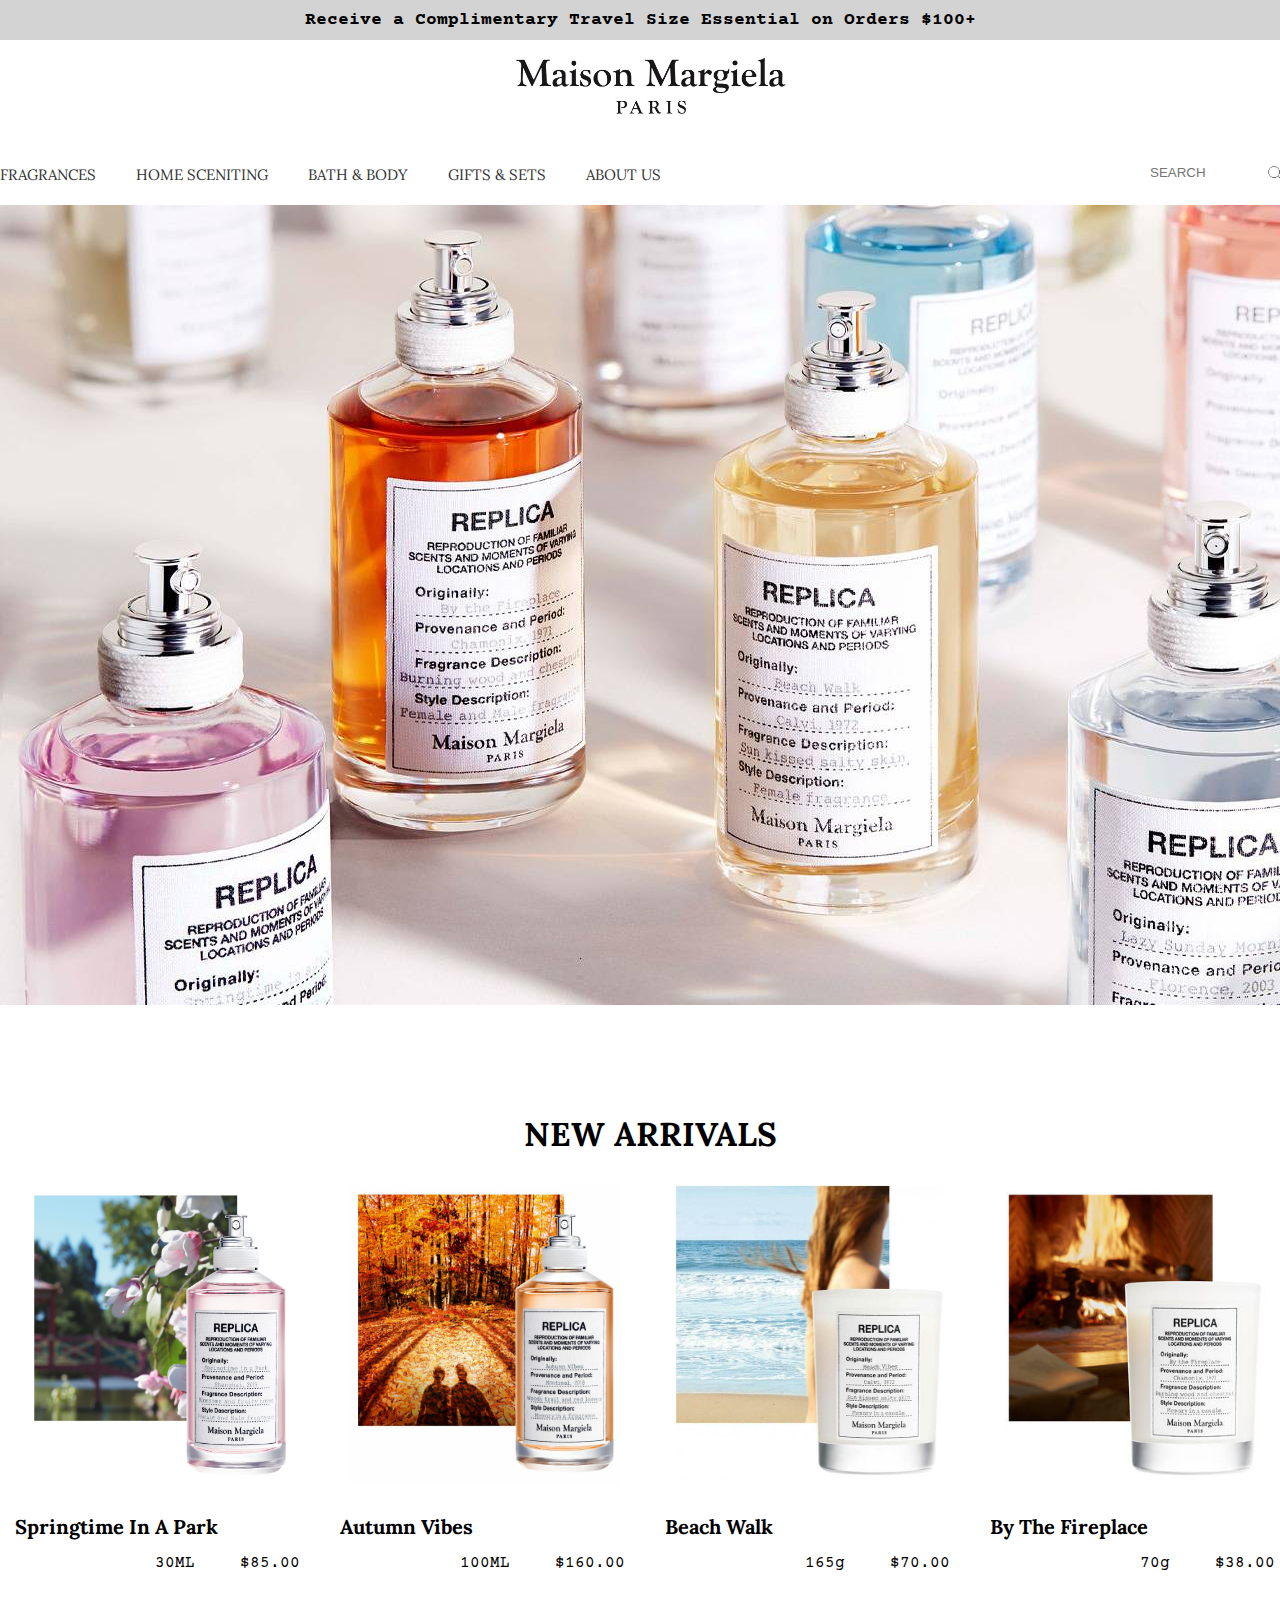
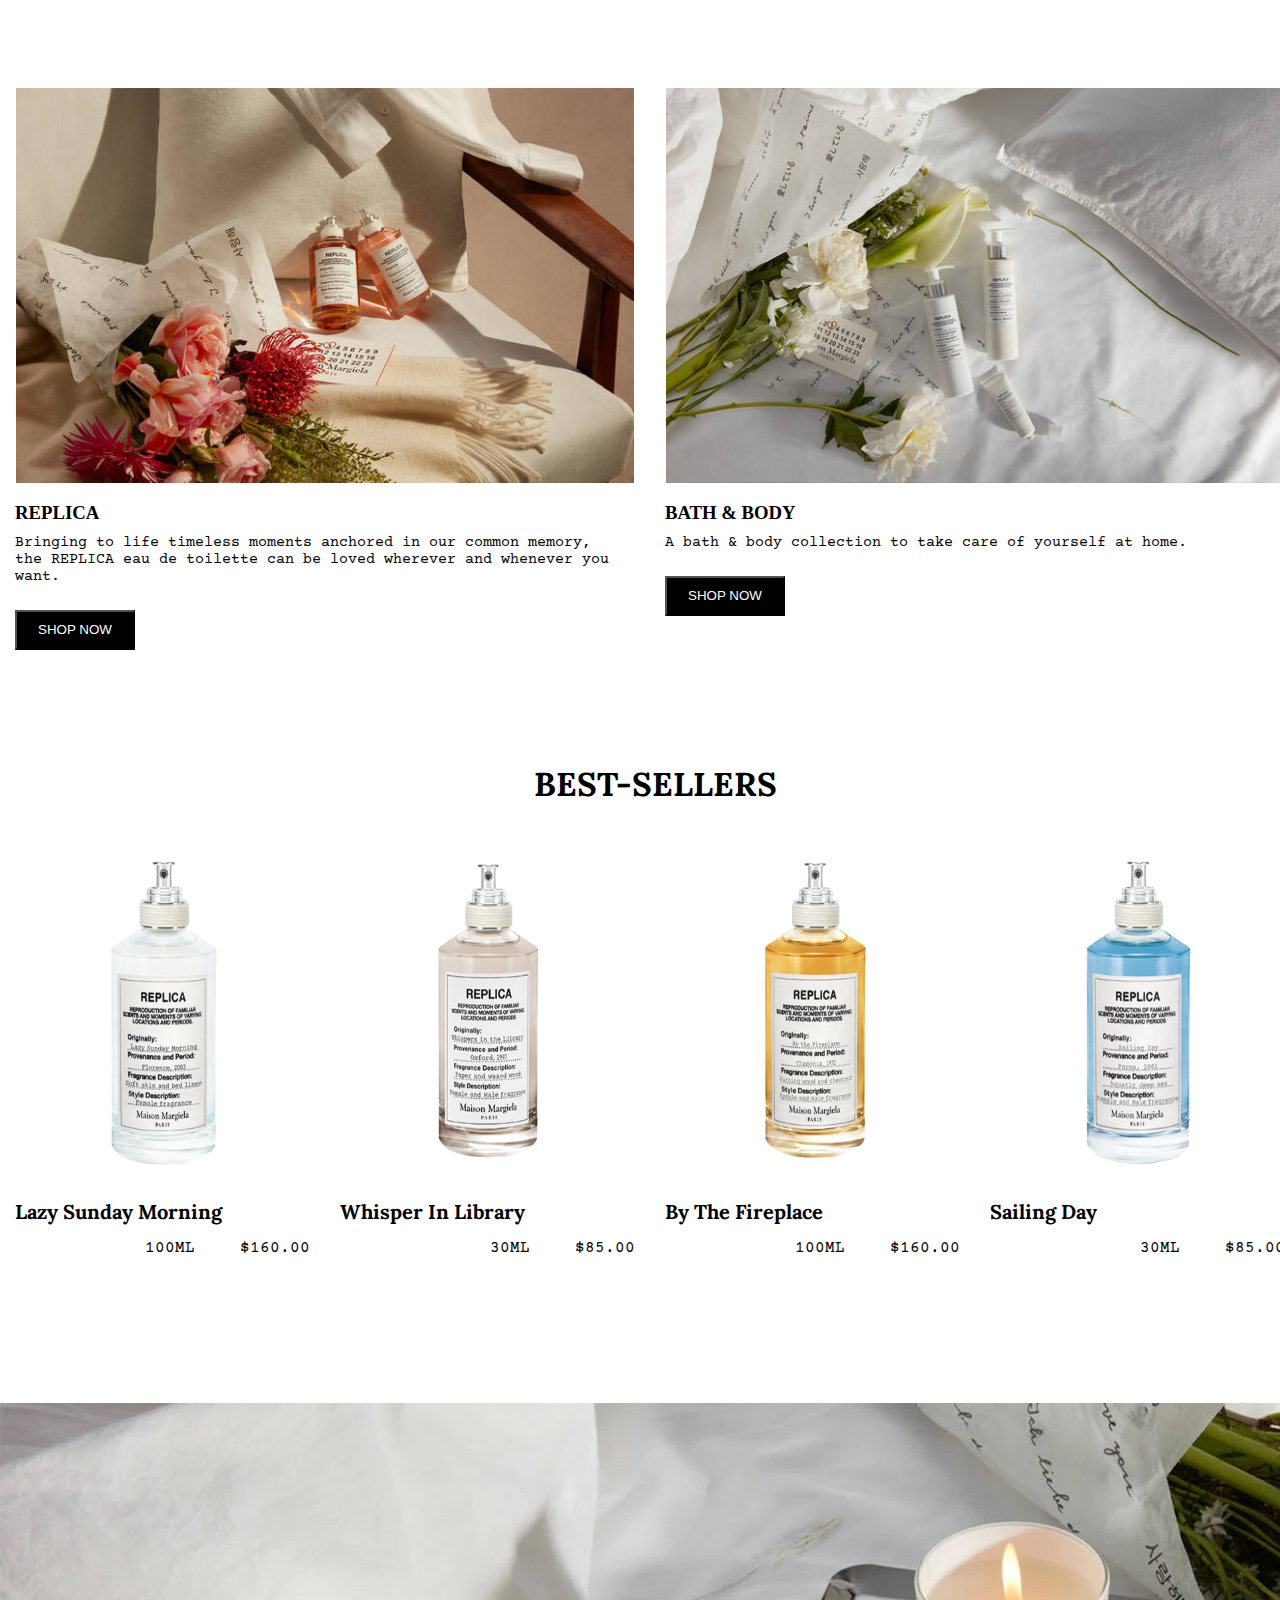
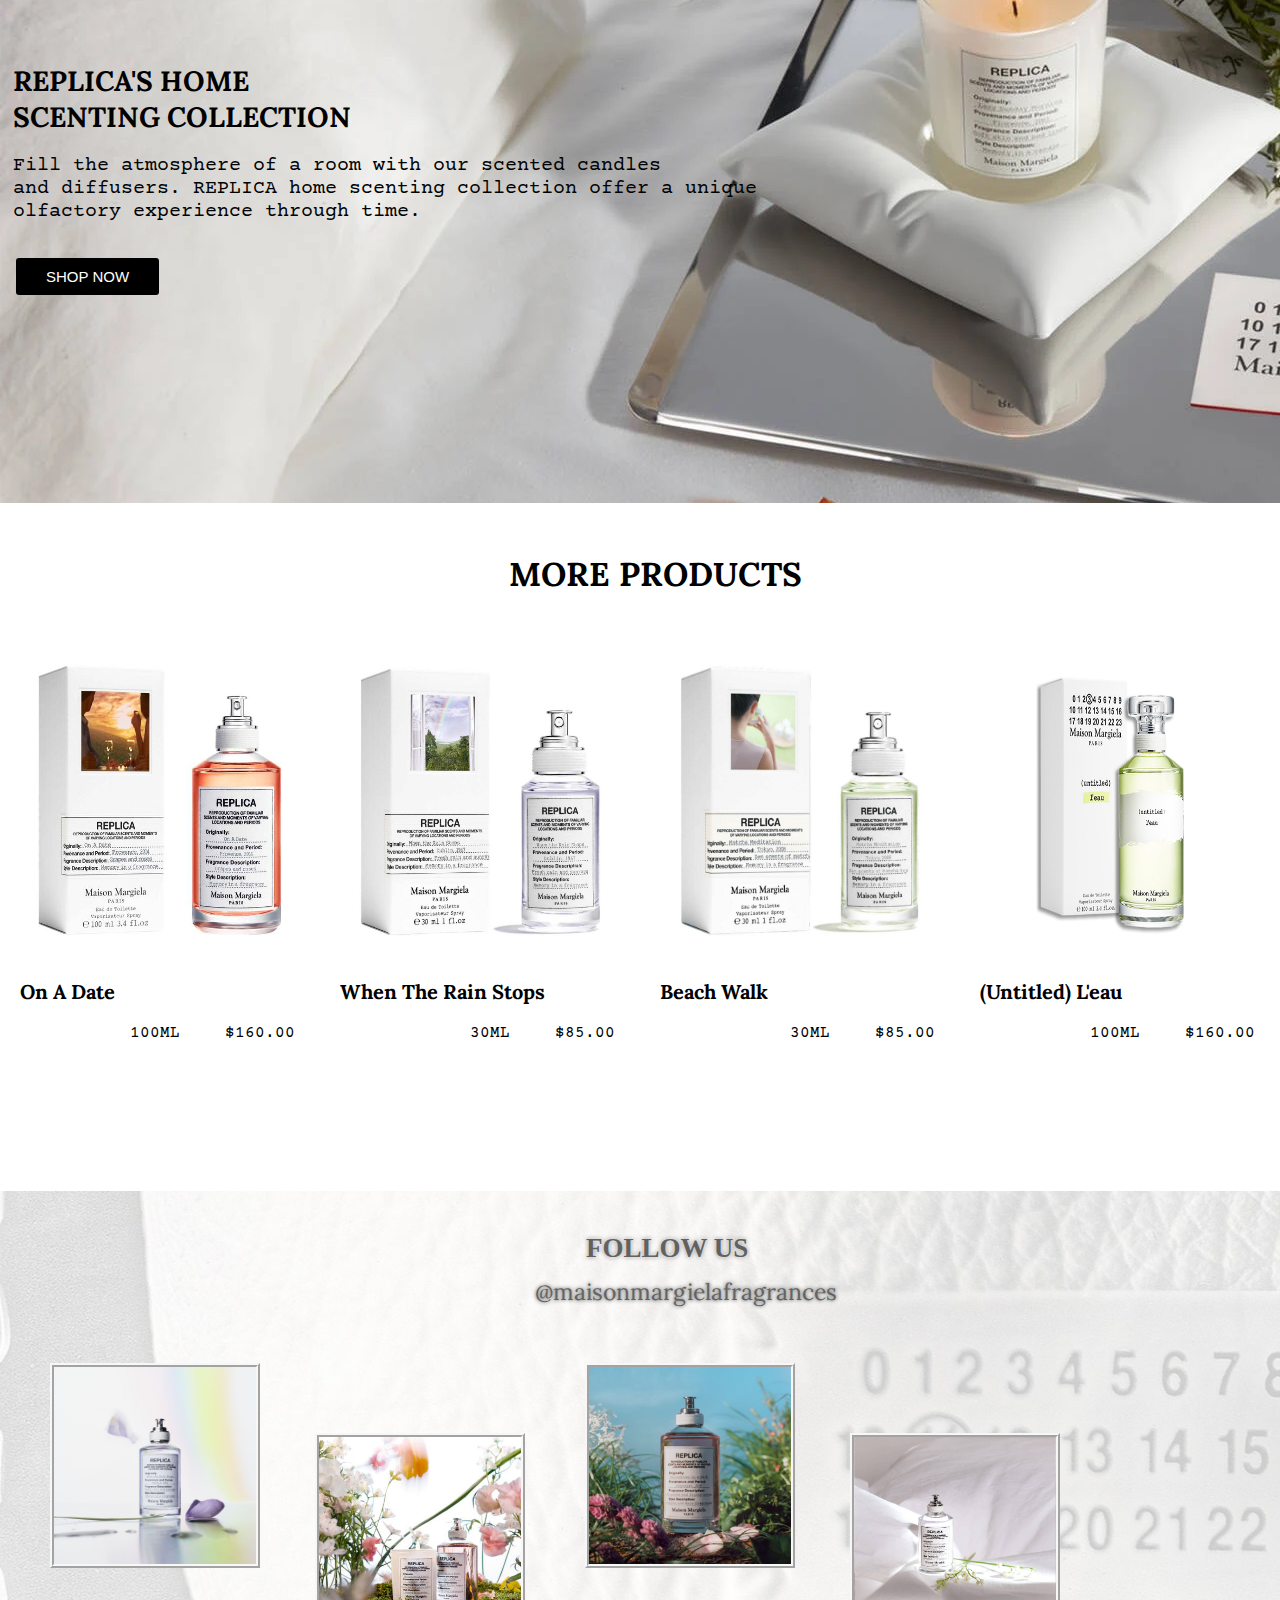
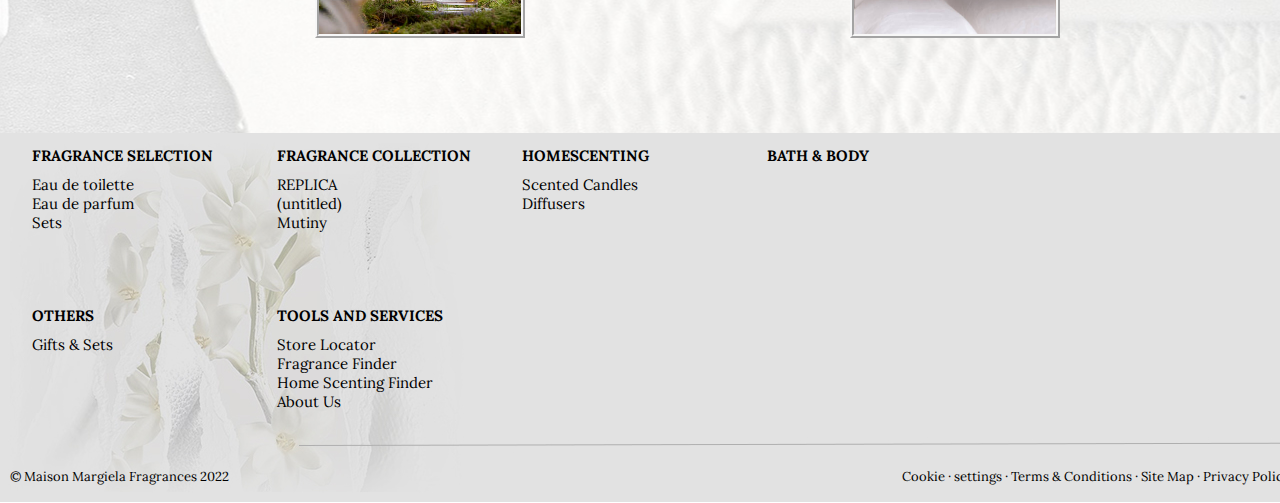
<file: index.html>
<!DOCTYPE html>
<html lang="en">

<head>
    <meta charset="UTF-8">
    <meta name="viewport" content="width=device-width, initial-scale=1.0">
    <title>main</title>

    <link rel="stylesheet" href="css/reset.css">

    <link rel="stylesheet" href="css/common.css">

    <link rel="stylesheet" href="css/main.css">




</head>

<body>

    <header>
        <div id="top">
            <p><b>Receive a Complimentary Travel Size Essential on Orders $100+</b></p>
        </div>
        <div class="meun">
            <div id="logo">
                <a href="index.html"><img src="img/logo.png" alt=""></a>
            </div>

            <div id="nav">
                <ul>
                    <li><a href="product.html">FRAGRANCES</a></li>
                    <li><a href="product.html">HOME SCENITING</a></li>
                    <li><a href="product.html">BATH & BODY</a></li>
                    <li><a href="product.html">GIFTS & SETS</a></li>
                    <li><a href="product.html">ABOUT US</a></li>
                </ul>
                <div id="icon">
                    <input type="text" placeholder="SEARCH">
                    <img src="img/icon.png" alt="서치">
                </div>

            </div>
        </div>
    </header>

    <div id="slider">
        <img src="img/slider1.jpg" alt="">
    </div>

    <div id="new">
        <h3>NEW ARRIVALS</h3>

        <div class="box">
            <a href="sub.html"><img src="img/new1.jpg" alt="new"></a>
            <h4>Springtime In A Park</h4>
            <span>$85.00</span> <span>30ML</span>
        </div>

        <div class="box">
            <a href="sub.html"><img src="img/new2.jpg" alt="new"></a>
            <h4>Autumn Vibes</h4>
            <span>$160.00</span><span>100ML</span>
        </div>

        <div class="box">
            <a href="sub.html"><img src="img/new3.jpg" alt="new"></a>
            <h4>Beach Walk</h4>
            <span>$70.00</span><span>165g</span>
        </div>

        <div class="box">
            <a href="sub.html"><img src="img/new4.jpg" alt="new"></a>
            <h4>By The Fireplace</h4>
            <span>$38.00</span><span>70g</span>

        </div>

    </div>

    <div id="banner">

        <div class="box">
            <img src="img/Banner1.jpg" alt="">
            <h3>REPLICA</h3>
            <p>Bringing to life timeless moments anchored in
                our common memory, <br> the REPLICA eau de toilette
                can be loved wherever and whenever you want.</p>
            <button type="button">SHOP NOW</button>
        </div>

        <div class="box">
            <img src="img/Banner2.jpg" alt="">
            <h3>BATH & BODY</h3>
            <p>A bath & body collection to take
                care of yourself at home.</p>
            <button type="button">SHOP NOW</button>
        </div>


    </div>

    <div id="best">
        <h3>BEST-SELLERS</h3>

        <div class="box">
            <a href="sub.html"><img src="img/best1.png" alt="best"></a>
            <h4>Lazy Sunday Morning</h4>
            <span>$160.00</span> <span>100ML</span>
        </div>

        <div class="box">
            <a href="sub.html"><img src="img/best2.png" alt="best"></a>
            <h4>Whisper In Library</h4>
            <span>$85.00</span><span>30ML</span>
        </div>

        <div class="box">
            <a href="sub.html"><img src="img/best3.png" alt="best"></a>
            <h4>By The Fireplace</h4>
            <span>$160.00</span> <span>100ML</span>
        </div>

        <div class="box">
            <a href="sub.html"><img src="img/best4.png" alt="best"></a>
            <h4>Sailing Day</h4>
            <span>$85.00</span><span>30ML</span>

        </div>
    </div>

    <div id="imgbox">

        <div class="box">

            <h2>REPLICA'S HOME <br> SCENTING COLLECTION</h2>
            <p>Fill the atmosphere of a room with our scented candles<br> and diffusers.
                REPLICA home scenting collection offer a unique <br> olfactory experience through time.</p>
            <button type="button">SHOP NOW</button>
        </div>

    </div>

    <div id="more">
        <h3>MORE PRODUCTS</h3>
        <div class="box">
            <a href="sub.html"><img src="img/more1.jpg" alt="more1"></a>
            <h4>On A Date</h4>
            <span>$160.00</span> <span>100ML</span>
        </div>
        <div class="box">
            <a href="sub.html"><img src="img/more2.jpg" alt="more2"></a>
            <h4>When The Rain Stops</h4>
            <span>$85.00</span><span>30ML</span>
        </div>
        <div class="box">
            <a href="sub.html"><img src="img/more3.jpg" alt="more3"></a>
            <h4>Beach Walk</h4>
            <span>$85.00</span><span>30ML</span>
        </div>
        <div class="box">
            <a href="sub.html"><img src="img/more4.jpg" alt="more4"></a>
            <h4>(Untitled) L'eau</h4>
            <span>$160.00</span> <span>100ML</span>
        </div>
    </div>



    <div id="insta">
        <h3>FOLLOW US</h3>
        <a href="#">
            <p>@maisonmargielafragrances</p>
        </a>
        <div class="box">
            <a href="#"><img src="img/insta1.jpg" alt="insta1"></a>
        </div>
        <div class="box">
            <a href="#"><img src="img/insta2.jpg" alt="insta2"></a>
        </div>
        <div class="box">
            <a href="#"><img src="img/insta3.jpg" alt="insta3"></a>
        </div>
        <div class="box">
            <a href="#"><img src="img/insta4.jpg" alt="insta4"></a>
        </div>
        <div class="box">
            <a href="#"><img src="img/insta5.jpg" alt="insta5"></a>
        </div>
        <div class="box">
            <a href="#"><img src="img/insta6.jpg" alt="insta6"></a>
        </div>
        <div class="box">
            <a href="#"><img src="img/insta7.jpg" alt="insta7"></a>
        </div>
    </div>



    <footer>

        <div id="foot">
            <div class="device">
                <div class="box">
                    <h4>FRAGRANCE SELECTION</h4>

                    <p>Eau de toilette<br>
                        Eau de parfum<br>
                        Sets</p>

                </div>

                <div class="box">
                    <h4>FRAGRANCE COLLECTION</h4>

                    <p>REPLICA<br>
                        (untitled)<br>
                        Mutiny</p>

                </div>

                <div class="box">
                    <h4>HOMESCENTING</h4>

                    <p>Scented Candles<br>
                        Diffusers</p>

                </div>

                <div class="box">
                    <h4>BATH & BODY</h4>
                </div>
            </div>

            <div class="device">

                <div class="box">
                    <h4>OTHERS</h4>
                    <p>Gifts & Sets</p>
                </div>

                <div class="box">
                    <h4>TOOLS AND SERVICES</h4>

                    <p>Store Locator<br>
                        Fragrance Finder<br>
                        Home Scenting Finder<br>
                        About Us</p>

                </div>
            </div>






            <div class="cookies">
                <span>© Maison Margiela Fragrances 2022</span>
            </div>

            <div class="cook">
                <span>Cookie · settings · Terms & Conditions · Site Map · Privacy Policy</span>
            </div>

        </div>
    </footer>

</body>

</html>
</file>
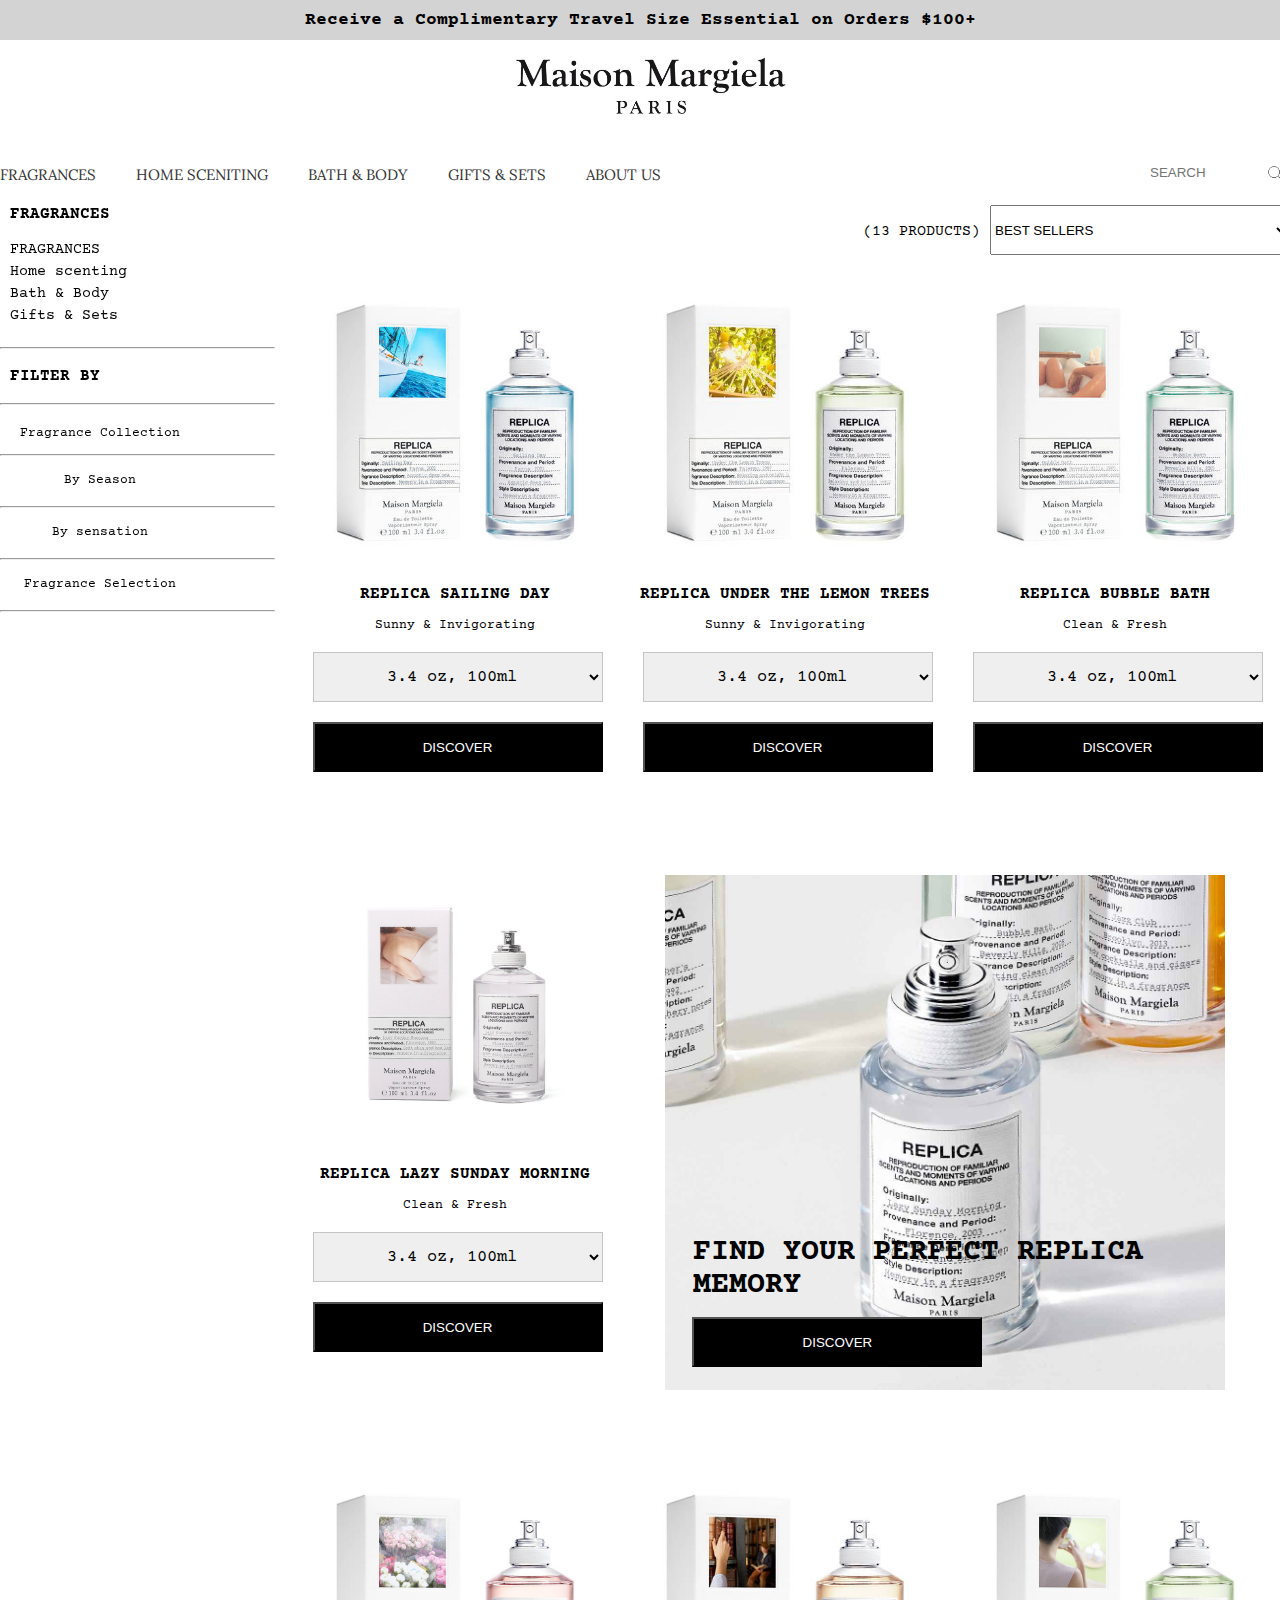
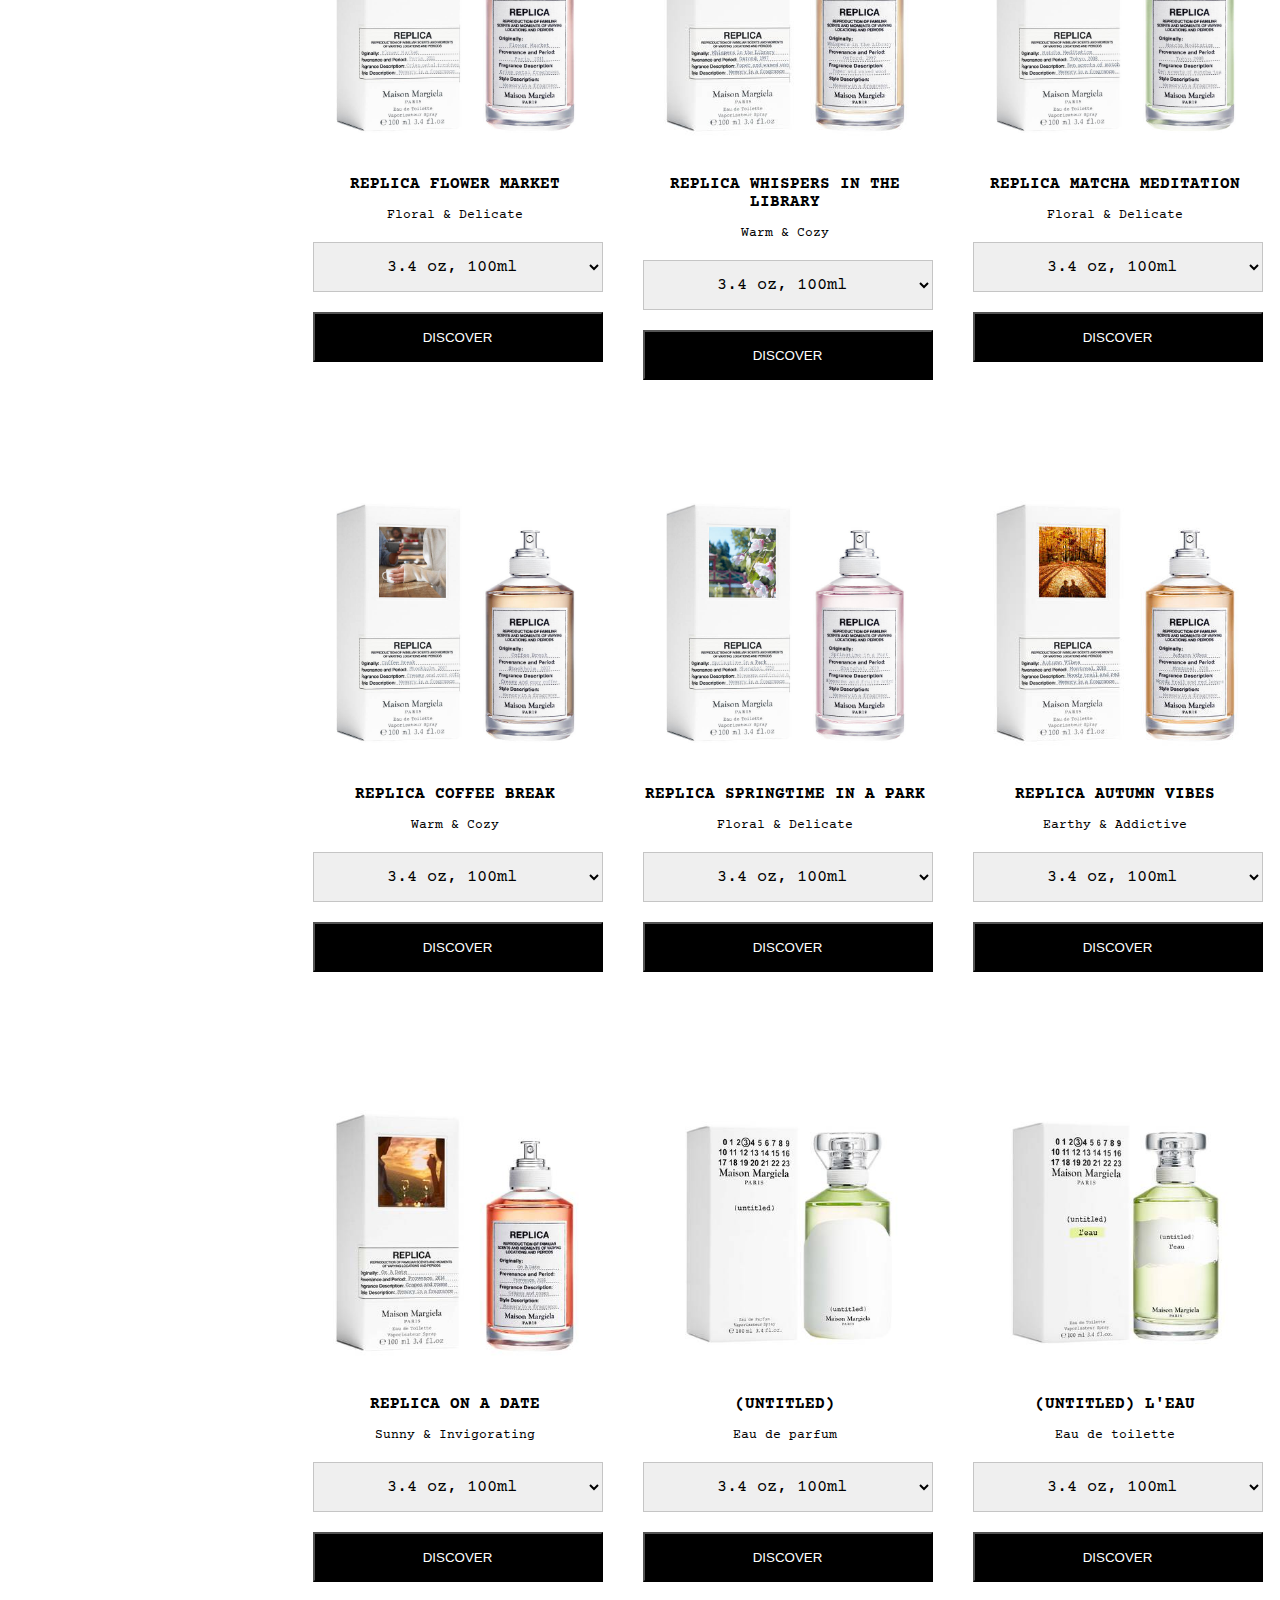
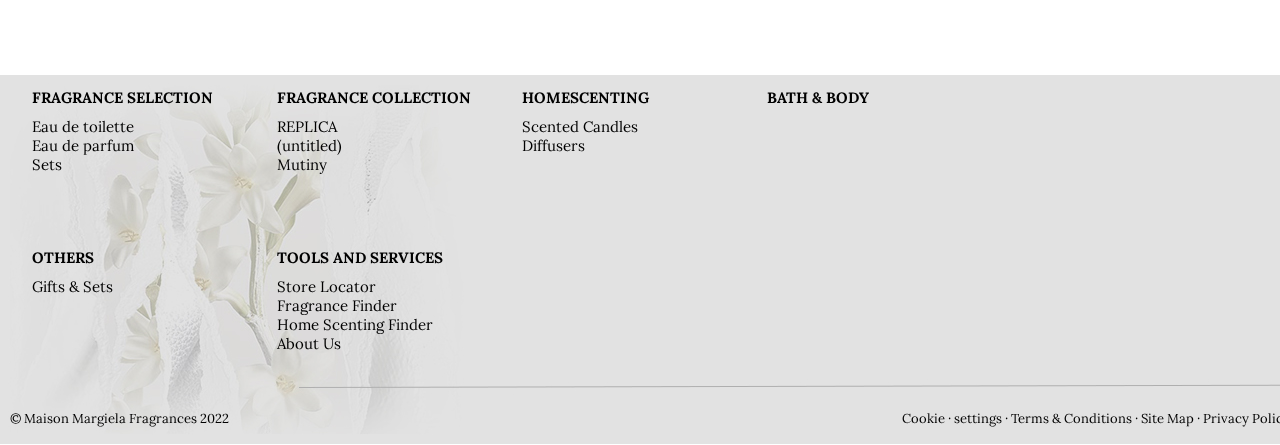
<file: product.html>
<!DOCTYPE html>
<html lang="en">

<head>
    <meta charset="UTF-8">
    <meta name="viewport" content="width=device-width, initial-scale=1.0">
    <title>product</title>

    <link rel="stylesheet" href="css/reset.css">

    <link rel="stylesheet" href="css/common.css">

    <link rel="stylesheet" href="css/product.css ">




    <script src="https://ajax.aspnetcdn.com/ajax/jQuery/jquery-3.6.0.min.js"></script>

    <script>
        $(function () {

            // 향수 정보 변경 제이쿼리
            $('button:nth-of-type(1)').click(function () {
                $('#box1').show();
                $('#box2').hide();
                $('#box3').hide();
            });
            $('button:nth-of-type(2)').click(function () {
                $('#box2').show();
                $('#box1').hide();
                $('#box3').hide();
            });
            $('button:nth-of-type(3)').click(function () {
                $('#box3').show();
                $('#box1').hide();
                $('#box2').hide();
            });


            // 리뷰창 변경 제이쿼리
            $('.nav li:nth-of-type(1) button').click(function () {
                $('#bag').show();
                $('#qa').hide();
            });
            $('.nav li:nth-of-type(2) button').click(function () {
                $('#bag').hide();
                $('#qa').show();
            });



            // 이미지 변경 제이쿼리 목록1
            $(".choice:nth-of-type(1) img").hover(function () {
                $(this).attr("src", "img/choice1_2.jpg").css("opacity", "0.7");
            }, function () {
                $(this).attr("src", "img/choice1.jpg").css("opacity", "1");
            });
            $(".choice:nth-of-type(2) img").hover(function () {
                $(this).attr("src", "img/choice2_2.jpg").css("opacity", "0.7");
            }, function () {
                $(this).attr("src", "img/choice2.jpg").css("opacity", "1");
            });
            $(".choice:nth-of-type(3) img").hover(function () {
                $(this).attr("src", "img/choice3_2.jpg").css("opacity", "0.7");
            }, function () {
                $(this).attr("src", "img/choice3.jpg").css("opacity", "1");
            });

            // 이미지 변경 제이쿼리 목록2
            $(".product:nth-of-type(1) img").hover(function () {
                $(this).attr("src", "img/product1_2.jpg").css("opacity", "0.7");
            }, function () {
                $(this).attr("src", "img/product1.jpg").css("opacity", "1");
            });

            // 이미지 변경 제이쿼리 목록3
            $(".product2:nth-of-type(1) img").hover(function () {
                $(this).attr("src", "img/product2_2.jpg").css("opacity", "0.7");
            }, function () {
                $(this).attr("src", "img/product2.jpg").css("opacity", "1");
            });
            $(".product2:nth-of-type(2) img").hover(function () {
                $(this).attr("src", "img/product3_2.jpg").css("opacity", "0.7");
            }, function () {
                $(this).attr("src", "img/product3.jpg").css("opacity", "1");
            });
            $(".product2:nth-of-type(3) img").hover(function () {
                $(this).attr("src", "img/product4_2.jpg").css("opacity", "0.7");
            }, function () {
                $(this).attr("src", "img/product4.jpg").css("opacity", "1");
            });

            // 이미지 변경 제이쿼리 목록4
            $(".product3:nth-of-type(1) img").hover(function () {
                $(this).attr("src", "img/product5_2.jpg").css("opacity", "0.7");
            }, function () {
                $(this).attr("src", "img/product5.jpg").css("opacity", "1");
            });
            $(".product3:nth-of-type(2) img").hover(function () {
                $(this).attr("src", "img/product6_2.jpg").css("opacity", "0.7");
            }, function () {
                $(this).attr("src", "img/product6.jpg").css("opacity", "1");
            });
            $(".product3:nth-of-type(3) img").hover(function () {
                $(this).attr("src", "img/product7_2.jpg").css("opacity", "0.7");
            }, function () {
                $(this).attr("src", "img/product7.jpg").css("opacity", "1");
            });

            // 이미지 변경 제이쿼리 목록5
            $(".product4:nth-of-type(1) img").hover(function () {
                $(this).attr("src", "img/product8_2.jpg").css("opacity", "0.7");
            }, function () {
                $(this).attr("src", "img/product8.jpg").css("opacity", "1");
            });
            $(".product4:nth-of-type(2) img").hover(function () {
                $(this).attr("src", "img/product9_2.jpg").css("opacity", "0.7");
            }, function () {
                $(this).attr("src", "img/product9.jpg").css("opacity", "1");
            });
            $(".product4:nth-of-type(3) img").hover(function () {
                $(this).attr("src", "img/product10_2.jpg").css("opacity", "0.7");
            }, function () {
                $(this).attr("src", "img/product10.jpg").css("opacity", "1");
            });

            
            // 필터리스트 변경 제이쿼리
            $('.filter button:nth-of-type(1) ').click(function () {
                $('.opt1').show();
                $('.opt2').hide();
                $('.opt3').hide();
                $('.opt4').hide();
            });
            $('.filter button:nth-of-type(2) ').click(function () {
                $('.opt2').show();
                $('.opt1').hide();
                $('.opt3').hide();
                $('.opt4').hide();
            });
            $('.filter button:nth-of-type(3) ').click(function () {
                $('.opt3').show();
                $('.opt1').hide();
                $('.opt2').hide();
                $('.opt4').hide();
            });
            $('.filter button:nth-of-type(4) ').click(function () {
                $('.opt4').show();
                $('.opt1').hide();
                $('.opt2').hide();
                $('.opt3').hide();
            });


        });



    </script>

</head>

<body>

    <header>
        <div id="top">
            <p><b>Receive a Complimentary Travel Size Essential on Orders $100+</b></p>
        </div>
        <div class="meun">
            <div id="logo">
                <a href="index.html"><img src="img/logo.png" alt=""></a>
            </div>

            <div id="nav">
                <ul>
                    <li><a href="product.html">FRAGRANCES</a></li>
                    <li><a href="product.html">HOME SCENITING</a></li>
                    <li><a href="product.html">BATH & BODY</a></li>
                    <li><a href="product.html">GIFTS & SETS</a></li>
                    <li><a href="product.html">ABOUT US</a></li>
                </ul>
                <div id="icon">
                    <input type="text" placeholder="SEARCH">
                    <img src="img/icon.png" alt="서치">
                </div>

            </div>
        </div>
    </header>



    <section>
        <div id="list">
            <h4>FRAGRANCES</h4> <br>
            <ul>
                <li>FRAGRANCES</li>
                <li>Home scenting</li>
                <li>Bath & Body</li>
                <li>Gifts & Sets</li>
            </ul>
            <br>
            <hr style="color: #666;"><br>
    
            <h4>FILTER BY</h4>
            <br>
    
            <hr style="color: #666;"><br>
    
    
            <div class="filter">
                <button type="button">Fragrance Collection</button>
                <hr>
                <div class="opt1">
                    <input type="checkbox" name="filter" value="(untitled)">(untitled) <br>
                    <input type="checkbox" name="filter" value="Mutiny">Mutiny <br>
                    <input type="checkbox" name="filter" value="REPLICA">REPLICA <br>
                </div>

                <button type="button">By Season</button>
                <hr>
                <div class="opt2">
                    <input type="checkbox" name="filter" value="Fall">Fall <br>
                    <input type="checkbox" name="filter" value="Spring">Spring <br>
                    <input type="checkbox" name="filter" value="Summer">Summer <br>
                    <input type="checkbox" name="filter" value="Winter">Winter <br>
                </div>

                <button type="button">By sensation</button>
                <hr>
                <div class="opt3">
                    <input type="checkbox" name="filter" value="clean and fresh">clean and fresh <br>
                    <input type="checkbox" name="filter" value="floral and delicate">floral and delicate <br>
                    <input type="checkbox" name="filter" value="Sunny & Invigorating">Sunny & Invigorating <br>
                    <input type="checkbox" name="filter" value="warm and cozy">warm and cozy <br>
                </div>

                <button type="button">Fragrance Selection</button>
                <hr>
                <div class="opt4">
                    <input type="checkbox" name="filter" value="Eau de parfum">Eau de parfum <br>
                    <input type="checkbox" name="filter" value="Eau de toilette">Eau de toilette <br>
                    <input type="checkbox" name="filter" value="Sets">Sets <br>
                </div>

                
                                         
                
        
                
        
                
                
            </div>
        </div>

        <!-- 목록1 -->

        <div id="others">
        
            <div class="opt">
                <span>(13 PRODUCTS)</span>
                <select>
                    <option value="BEST SELLERS">BEST SELLERS</option>
                    <option value="TOP RATED">TOP RATED</option>
                    <option value="PRICE LOW TO HIGH">PRICE LOW TO HIGH</option>
                    <option value="PRICE HIGH TO LOW">PRICE HIGH TO LOW</option>
                    <option value="NEW ARRIVALS">NEW ARRIVALS</option>
                </select> <br>
            </div>

            <div id="other">

                <div class="choice">
                    <a href="sub.html"><img src="img/choice1.jpg" alt=""></a>
                    <h4>REPLICA SAILING DAY</h4>
                    <p>Sunny & Invigorating</p>
            
                    <select>
                        <option value="3.4 oz, 100ml">3.4 oz, 100ml</option>
                        <option value="1.05 oz, 30ml">1.05 oz, 30ml</option>
                        <option value="0.3 oz, 10ml">0.3 oz, 10ml</option>
                    </select>
            
                    <button type="button">DISCOVER</button>
                </div>
            
                <div class="choice">
                    <a href="sub.html"><img src="img/choice2.jpg" alt=""></a>
                    <h4>REPLICA UNDER THE LEMON TREES</h4>
                    <p>Sunny & Invigorating</p>
            
                    <select>
                        <option value="0.4 oz, 100ml">3.4 oz, 100ml</option>
                        <option value="1.05 oz, 30ml">1.05 oz, 30ml</option>
                        <option value="0.3 oz, 10ml">0.3 oz, 10ml</option>
                    </select>
                    <button type="button">DISCOVER</button>
                </div>
            
            
            
                <div class="choice">
                    <a href="sub.html"><img src="img/choice3.jpg" alt=""></a>
                    <h4>REPLICA BUBBLE BATH</h4>
                    <p>Clean & Fresh</p>
            
                    <select>
                        <option value="3.4 oz, 100ml">3.4 oz, 100ml</option>
                        <option value="1.05 oz, 30ml">1.05 oz, 30ml</option>
                        <option value="0.3 oz, 10ml">0.3 oz, 10ml</option>
                    </select>
            
                    <button type="button">DISCOVER</button>
                </div>
    
            </div>

        </div>

        <!-- 목록2 -->

        <div id="other2">

            <div class="product">
                <img src="img/product.jpg" alt="">
                <h4>REPLICA LAZY SUNDAY MORNING</h4>
                <p>Clean & Fresh</p>
        
                <select>
                    <option value="3.4 oz, 100ml">3.4 oz, 100ml</option>
                    <option value="1.05 oz, 30ml">1.05 oz, 30ml</option>
                    <option value="0.3 oz, 10ml">0.3 oz, 10ml</option>
                </select>
        
                <button type="button">DISCOVER</button>
            </div>

            <div class="pic2">
                <img src="img/pic2.jpg" alt="">
                <h2>FIND YOUR PERFECT REPLICA MEMORY</h2>

                <button>DISCOVER</button>
            </div>    
            

        </div>

        <!-- 목록3 -->

        <div id="other3">

            <div class="product2">
                <img src="img/product2.jpg" alt="">
                <h4>REPLICA FLOWER MARKET</h4>
                <p>Floral & Delicate</p>
        
                <select>
                    <option value="3.4 oz, 100ml">3.4 oz, 100ml</option>
                    <option value="1.05 oz, 30ml">1.05 oz, 30ml</option>
                    <option value="0.3 oz, 10ml">0.3 oz, 10ml</option>
                </select>
        
                <button type="button">DISCOVER</button>
            </div>
        
            <div class="product2">
                <img src="img/product3.jpg" alt="choice2">
                <h4>REPLICA WHISPERS IN THE LIBRARY</h4>
                <p>Warm & Cozy</p>
        
                <select>
                    <option value="0.4 oz, 100ml">3.4 oz, 100ml</option>
                    <option value="1.05 oz, 30ml">1.05 oz, 30ml</option>
                    <option value="0.3 oz, 10ml">0.3 oz, 10ml</option>
                </select>
                <button type="button">DISCOVER</button>
            </div>
        
        
        
            <div class="product2">
                <img src="img/product4.jpg" alt="choice3">
                <h4>REPLICA MATCHA MEDITATION</h4>
                <p>Floral & Delicate</p>
        
                <select>
                    <option value="3.4 oz, 100ml">3.4 oz, 100ml</option>
                    <option value="1.05 oz, 30ml">1.05 oz, 30ml</option>
                    <option value="0.3 oz, 10ml">0.3 oz, 10ml</option>
                </select>
        
                <button type="button">DISCOVER</button>
            </div>

        </div>

        <!-- 목록4 -->

        <div id="other4">

            <div class="product3">
                <img src="img/product5.jpg" alt="">
                <h4>REPLICA COFFEE BREAK</h4>
                <p>Warm & Cozy</p>
        
                <select>
                    <option value="3.4 oz, 100ml">3.4 oz, 100ml</option>
                    <option value="1.05 oz, 30ml">1.05 oz, 30ml</option>
                    <option value="0.3 oz, 10ml">0.3 oz, 10ml</option>
                </select>
        
                <button type="button">DISCOVER</button>
            </div>
        
            <div class="product3">
                <img src="img/product6.jpg" alt="">
                <h4>REPLICA SPRINGTIME IN A PARK</h4>
                <p>Floral & Delicate</p>
        
                <select>
                    <option value="0.4 oz, 100ml">3.4 oz, 100ml</option>
                    <option value="1.05 oz, 30ml">1.05 oz, 30ml</option>
                    <option value="0.3 oz, 10ml">0.3 oz, 10ml</option>
                </select>
                <button type="button">DISCOVER</button>
            </div>
        
        
        
            <div class="product3">
                <img src="img/product7.jpg" alt="">
                <h4>REPLICA AUTUMN VIBES</h4>
                <p>Earthy & Addictive</p>
        
                <select>
                    <option value="3.4 oz, 100ml">3.4 oz, 100ml</option>
                    <option value="1.05 oz, 30ml">1.05 oz, 30ml</option>
                    <option value="0.3 oz, 10ml">0.3 oz, 10ml</option>
                </select>
        
                <button type="button">DISCOVER</button>
            </div>

        </div>

        <!-- 목록5 -->

        <div id="other5">

            <div class="product4">
                <img src="img/product8.jpg" alt="">
                <h4>REPLICA ON A DATE</h4>
                <p>Sunny & Invigorating</p>
        
                <select>
                    <option value="3.4 oz, 100ml">3.4 oz, 100ml</option>
                    <option value="1.05 oz, 30ml">1.05 oz, 30ml</option>
                    <option value="0.3 oz, 10ml">0.3 oz, 10ml</option>
                </select>
        
                <button type="button">DISCOVER</button>
            </div>
        
            <div class="product4">
                <img src="img/product9.jpg" alt="">
                <h4>(UNTITLED)</h4>
                <p>Eau de parfum</p>
        
                <select>
                    <option value="0.4 oz, 100ml">3.4 oz, 100ml</option>
                    
                </select>
                <button type="button">DISCOVER</button>
            </div>
        
        
        
            <div class="product4">
                <img src="img/product10.jpg" alt="">
                <h4>(UNTITLED) L'EAU</h4>
                <p>Eau de toilette</p>
        
                <select>
                    <option value="3.4 oz, 100ml">3.4 oz, 100ml</option>
                    
                </select>
        
                <button type="button">DISCOVER</button>
            </div>

        </div>
        
        </section>



        <footer>

            <div id="foot">
                <div class="device">
                    <div class="box">
                        <h4>FRAGRANCE SELECTION</h4>
                
                        <p>Eau de toilette<br>
                            Eau de parfum<br>
                            Sets</p>
                
                    </div>
                
                
                
                    <div class="box">
                        <h4>FRAGRANCE COLLECTION</h4>
                
                        <p>REPLICA<br>
                            (untitled)<br>
                            Mutiny</p>
                
                    </div>
                
                    <div class="box">
                        <h4>HOMESCENTING</h4>
                
                        <p>Scented Candles<br>
                            Diffusers</p>
                
                    </div>
                
                    <div class="box">
                        <h4>BATH & BODY</h4>
                    </div>
                </div>
        
                <div class="device">
        
                <div class="box">
                    <h4>OTHERS</h4>
                    <p>Gifts & Sets</p>
                </div>
                
                <div class="box">
                    <h4>TOOLS AND SERVICES</h4>
                
                    <p>Store Locator<br>
                        Fragrance Finder<br>
                        Home Scenting Finder<br>
                        About Us</p>
                
                </div>
                </div>
                
                
                
        
                
        
                <div class="cookies">
                    <span>© Maison Margiela Fragrances 2022</span>
                </div>
        
                <div class="cook">
                    <span>Cookie · settings · Terms & Conditions · Site Map · Privacy Policy</span>
                </div>
        
            </div>
            </footer>
</body>

</html>
</file>
<file: css/common.css>
@charset "uft-8";
@import url('https://fonts.googleapis.com/css2?family=Libre+Baskerville:ital@1&display=swap');
@import url('https://fonts.googleapis.com/css2?family=Lora:wght@600&display=swap');
@import url('https://fonts.googleapis.com/css2?family=Courier+Prime&display=swap');

header {
    width: 100%;
    height: 185px;
    margin: 0 auto;
    background-color: #fff;
}

#top {
    width: 100%;
    height: 40px;
    background-color: lightgray;
    font-family: 'Courier Prime', monospace;
}


#top>p {
    text-align: center;
    font-size: 18px;
    padding: 10px;
}

.meun {
    width: 1300px;
    height: 150px;
    margin: 0 auto;
    /* background-color: antiquewhite; */
}

#logo {
    width: 280px;
    height: 65px;
    margin: 0 auto;
    /* background-color: aqua; */
}

#logo img {
    width: 100%;
    margin: 10px 0 0 0px;
}

#nav {
    width: 100%;
    height: 55px;
    padding: 50px 0 0 0;
    /* background-color: red; */
}

#nav ul>li {
    float: left;
    margin: 10px 40px 0 0px;
    font-size: 15px;
    font-family: 'Lora', serif;
    list-style: none;
}

#nav ul>li:hover {
    opacity: 0.7; color: #666;
    cursor: pointer;
}


#icon {
    width: 150px;
    height: 35px;
    /* background-color: aquamarine; */
    float: right;
}

#icon img {
    float: right;
    width: 20%;
    margin: -22px 10px 0 0;
    }

#icon input {
    width: 130px;
    float: left;
    outline: none;
    border: none;
    margin: 10px 30px 0 0;
    padding: 0px 20px 0 0;
}


footer { 
    width: 100%; 
    height: 370px; 
    margin: 0 auto; 
    background: url(../img/footer.jpg) no-repeat;    
}

#foot {
    width: 1300px;
    height: 370px;
    /* background-color: powderblue; */
    margin: 0 auto;
    position: relative;
}

#foot>.device {
    width: 1250px;
    height: 160px;
    /* background-color: antiquewhite; */
    margin: 0 1.5%;
}

#foot>.device>.box {
    width: 220px;
    height: 130px;
    /* background-color: paleturquoise; */
    float: left;
    margin: 1%;
    text-align: left;
    font-family: 'Lora', serif;
    /* background-color: antiquewhite; */
}


#foot>.device>.box>h4 {
    font-size: 15px;
}

#foot>.device>.box>p {
    text-align: left;
    font-size: 15px;
    margin: 10px 0 15px 0px;
  
}

#foot>.cookies {
    /* background-color: pink; */
    float: left;
    margin: 15px 0 0 10px;
    font-family: 'Lora', serif;
    font-size: 13px;
}

#foot>.cook {
    float: right;
    font-family: 'Lora', serif;
    margin: 15px 10px 0 0;
    font-size: 13px;
}
</file>
<file: css/main.css>
@charset "uft-8";


#slider {
    width: 100%;
    height: 900px;
    margin: 20px 0 0 0px;
    /* background-color: skyblue; */
}

/* #slider img {
    width: 100%;
    height: auto;
} */

#new {
    width: 1300px;
    height: 650px;
    margin: 0 auto;
    /* background-color: pink; */
}

#new h3 {
    font-size: 33px;
    text-align: center;
    margin: 8px 0 0 0;
    font-family: 'Lora', serif;
}

#new>.box {
    width: 300px;
    height: 415px;
    /* background-color: plum; */
    float: left;
    margin: 30px 15px 0 10px;
    text-align: center;
}

#new>.box img {
    width: 90%;
    height: 300px;
}

#new>.box img:hover {
    opacity: 0.4;
}

#new>.box>h4 {
    width: 100%;
    font-family: 'Lora', serif;
    font-size: 20px;
    margin: 25px 0 5px 5px;
    float: left;
    text-align: left;
}

#new>.box>h4:hover {
    opacity: 0.3;
}

#new>.box>span {
    float: right;
    margin: 10px 10px 0 5px;
    padding: 0 0 0 30px;
    font-family: 'Courier Prime', monospace;
}


#banner {
    width: 1300px;
    height: 550px;
    margin: 0 auto;
}

#banner>.box {
    width: 50%;
    height: 600px;
    float: left;
    margin: -75px 0px 0 0px;
    text-align: center;
}

#banner>.box img {
    width: 95%;
}

#banner>.box h3 {
    text-align: left;
    margin: 15px 0 0 15px;
}

#banner>.box p {
    text-align: left;
    margin: 10px 0 0 15px;
    font-family: 'Courier Prime', monospace;
    font-size: 15px;
}

#banner>.box button {
    width: 120px;
    height: 40px;
    float: left;
    background-color: #000;
    color: #fff;
    margin: 25px 0 0 15px;
}

#banner>.box button:hover {
    opacity: 0.7;
    cursor: pointer;
}


#best {
    width: 1300px;
    height: 640px;
    margin: 0 auto;
    /* background-color: palevioletred; */
}

#best h3 {
    font-size: 33px;
    text-align: center;
    margin: 50px 0 0 10px;
    font-family: 'Lora', serif;
}

#best>.box {
    width: 310px;
    height: 450px;
    /* background-color: plum; */
    float: left;
    margin: 30px 5px 0 10px;
    text-align: center;
}

#best>.box img {
    width: 90%;
    height: 350px;
    margin: -10px 0 0 0;
    padding: 10px 0 0 0;
}

#best>.box img:hover {
    opacity: 0.4;
}

#best>.box>h4 {
    width: 100%;
    font-family: 'Lora', serif;
    font-size: 20px;
    margin: 20px 0 5px 5px;
    text-align: left;
}

#best>.box>h4:hover {
    opacity: 0.3;
}

#best>.box>span {
    float: right;
    margin: 10px 10px 0 5px;
    padding: 0 0 0 30px;
    font-family: 'Courier Prime', monospace;

}


#imgbox {
    width: 100%;
    height: 700px;
    background: url(../img/banner4.jpg);
}

#imgbox>.box {
    width: 1300px;
    height: 700px;
    margin: 0 auto;
}

#imgbox>.box>h2 {
    font-size: 28px;
    float: left;
    font-family: 'Lora', serif;
    margin: 20% 0 0 1%;
}

#imgbox>.box>p {
    font-size: 20px;
    float: left;
    font-family: 'Courier Prime', monospace;
    margin: 27% 0 0 -26%;
}

#imgbox>.box button {
    padding: 10px 30px;
    border-radius: 3px;
    border: none;
    background-color: #000;
    color: #fff;
    font-size: 15px;
    float: left;
    margin: 35% 0 0 -57%;
}

#imgbox>.box button:hover {
    opacity: 0.7;
    color: #fff;
    cursor: pointer;
}


#more {
    width: 1300px;
    height: 630px;
    margin: 0 auto;
    /* background-color: plum;    */
}

#more h3 {
    font-size: 33px;
    text-align: center;
    margin: 50px 0 0 10px;
    font-family: 'Lora', serif;
}

#more>.box {
    width: 290px;
    height: 420px;
    /* background-color: skyblue; */
    float: left;
    margin: 60px 15px 0 15px;
    text-align: center;
}

#more>.box img {
    width: 90%;
    height: 300px;
    margin: -10px 0 0 0;
    padding: 10px 0 0 0;
}

#more>.box img:hover {
    opacity: 0.4;
}

#more>.box>h4 {
    width: 100%;
    text-align: left;
    font-family: 'Lora', serif;
    font-size: 20px;
    margin: 30px 0 10px 5px;
}

#more>.box>h4:hover {
    opacity: 0.3;
}

#more>.box>span {
    float: right;
    margin: 10px 10px 0 5px;
    padding: 0 0 0 30px;
    font-family: 'Courier Prime', monospace;
}

#insta {
    width: 100%;
    height: 550px;
    margin: 0 auto;
    background: url(../img/banner5.jpg) no-repeat center bottom;
    position: relative;
    overflow: hidden;
}

#insta img {
    width: 100%;
    height: 550px;
    margin: 0 auto;
}

#insta>h3 {
    font-size: 27px;
    text-align: center;
    margin: 50px 0 0 10px;
    position: absolute;
    left: 45%;
    color: #616161;
    text-shadow: 0 0 3px #fff, 0 0 4px #666;

}

#insta>a>p {
    font-size: 23px;
    text-align: center;
    margin: 50px 0 0 10px;
    position: absolute;
    top: 8%;
    left: 41%;
    color: #636363;
    text-shadow: 0 0 3px #a5a5a5, 0 0 4px #666;
    font-family: 'Lora', serif;
}

#insta>a>p:hover {
    opacity: 0.6;
    color: #747474;
}

#insta>.box {
    width: 210px;
    height: 205px;
    /* background-color: gold; */
    float: left;
    margin: 180px 10px 0 50px;
}

#insta>.box:nth-child(2n) {
    margin: 250px 10px 0 45px;
}

#insta>.box img {
    width: 100%;
    height: 205px;
    border: 4px solid #f7f7f7;
    border-style: ridge;
}

#insta>.box img:hover {
    opacity: 0.7;
}
</file>
<file: css/product.css>
@charset "uft-8";



section {
    width: 1300px;
    height: 3090px;
    /* background-color: blanchedalmond; */
    margin: 0 auto;
    font-family: 'Courier Prime', monospace;
}

#list {
    width: 275px;
    height: auto;
    /* background-color: paleturquoise; */
    float: left;
    margin: 10px 0 0 0;
    position: sticky;
    top: 20px;
}

#list h4:first-of-type {
    margin: 10px 0 0 10px;
}

#list h4:nth-of-type(2) {
    margin: 0 0 0 10px;
}

#list button {
    font-family: 'Courier Prime', monospace;
    width: 200px;
    height: 30px;
    border: none;
    margin: 10px 0 10px 0;
    background: none;
}

#list button:hover {
    cursor: pointer;
}

#list button:first-child {
    margin: -10px 0 5px 0;
}

#list li {
    font-size: 15px;
    font-family: 'Courier Prime', monospace;
    margin: 0 0 5px 10px;
}

.filter>.opt1 {
    width: 275px;
    height: 100px;
    /* background-color: plum;  */
    text-align: left;
    font-size: 15px;
    display: none;
}

.filter>.opt2 {
    width: 275px;
    height: 130px;
    /* background-color: plum;  */
    text-align: left;
    font-size: 15px;
    display: none;
}

.filter>.opt3 {
    width: 275px;
    height: 130px;
    /* background-color: plum; */
    text-align: left;
    font-size: 15px;
    display: none;
}

.filter>.opt4 {
    width: 275px;
    height: 100px;
    /* background-color: plum; */
    text-align: left;
    font-size: 15px;
    display: none;
}

.filter input {
    width: 50px;
    margin: 10px 0 5px 10px;
}

/* 목록1 */

#others {
    width: 1025px;
    height: 650px;
    /* background-color: pink;  */
    margin: -5px 0 0 0;
    float: right;
    text-align: right;
}

#others>.opt {
    width: 100%;
    text-align: right;
}

#others>.opt select {
    width: 300px;
    height: 50px;
    margin: 20px 10px 0px 0;
}

#others>.opt span {
    font-size: 15px;
}

#other>.choice {
    width: 300px;
    height: 515px;
    /* background-color: papayawhip; */
    float: left;
    margin: 40px 0px 0 30px;
    text-align: center;
}

#other>.choice button:hover {
    opacity: 0.6;
    cursor: pointer;
}

#other img {
    width: 255px;

}

#other img:hover {
    opacity: 0.8;
}

#other>.choice h4 {
    text-align: center;
    margin: 30px 0 0 0;
}

#other h4:hover {
    opacity: 0.7;
}

#other p {
    text-align: center;
    margin: 15px 0 0 0;
    font-family: 'Courier Prime', monospace;
    font-size: 13px;
}

#other select {
    width: 290px;
    height: 50px;
    text-align: center;
    font-size: 17px;
    font-family: 'Courier Prime', monospace;
    margin: 20px 0 0 5px;
    border: 1px solid #c5c5c5;
}

#other button {
    width: 290px;
    height: 50px;
    margin: 20px 0 0 5px;
    background-color: #000;
    color: #fff;
}

/* 목록2 */

#other2 {
    width: 1025px;
    height: 610px;
    /* background-color: powderblue;  */
    margin: 0 auto;
    float: right;
}

#other2>.product {
    width: 300px;
    height: 515px;
    /* background-color: papayawhip; */
    float: left;
    margin: 40px 0px 0 30px;
    text-align: center;
}

#other2>.product button:hover {
    opacity: 0.6;
    cursor: pointer;
}

#other2 img {
    width: 255px;

}

#other2>.product h4 {
    text-align: center;
    margin: 30px 0 0 0;
}

#other2 h4:hover {
    opacity: 0.7;
}

#other2 p {
    text-align: center;
    margin: 15px 0 0 0;
    font-family: 'Courier Prime', monospace;
    font-size: 13px;
}

#other2 select {
    width: 290px;
    height: 50px;
    text-align: center;
    font-size: 17px;
    font-family: 'Courier Prime', monospace;
    margin: 20px 0 0 5px;
    border: 1px solid #c5c5c5;
}

#other2 button {
    width: 290px;
    height: 50px;
    margin: 20px 0 0 5px;
    background-color: #000;
    color: #fff;
}

#other2>.product button:nth-of-type(2) {
    width: 100%;
}

#other2>.pic2 {
    width: 560px;
    height: 515px;
    /* background-color: aqua; */
    float: left;
    margin: 40px 30px 0 60px;
    position: relative;
}

#other2>.pic2 img {
    width: 560px;
    height: 515px;
}

#other2>.pic2 h2 {
    position: absolute;
    font-size: 30px;
    top: 70%;
    left: 5%;
} 

#other2>.pic2 button {
    position: absolute;
    top: 82%;
    left: 4%;
}

#other2>.pic2 button:hover {
    opacity: 0.7;
    cursor: pointer;
}


/* 목록3 */

#other3 {
    width: 1025px;
    height: 610px;
    /* background-color: palevioletred;  */
    margin: 0 auto;
    float: right;
}

#other3>.product2 {
    width: 300px;
    height: 515px;
    /* background-color: papayawhip; */
    float: left;
    margin: 40px 0px 0 30px;
    text-align: center;
}

#other3>.product2 button:hover {
    opacity: 0.6;
    cursor: pointer;
}

#other3 img {
    width: 255px;

}

#other3 img:hover {
    opacity: 0.8;
}

#other3>.product2 h4 {
    text-align: center;
    margin: 30px 0 0 0;
}

#other3 h4:hover {
    opacity: 0.7;
}

#other3 p {
    text-align: center;
    margin: 15px 0 0 0;
    font-family: 'Courier Prime', monospace;
    font-size: 13px;
}

#other3 select {
    width: 290px;
    height: 50px;
    text-align: center;
    font-size: 17px;
    font-family: 'Courier Prime', monospace;
    margin: 20px 0 0 5px;
    border: 1px solid #c5c5c5;
}

#other3 button {
    width: 290px;
    height: 50px;
    margin: 20px 0 0 5px;
    background-color: #000;
    color: #fff;
}

/* 목록4 */

#other4 {
    width: 1025px;
    height: 610px;
    /* background-color: pink;  */
    margin: 0 auto;
    float: right;
}

#other4>.product3 {
    width: 300px;
    height: 515px;
    /* background-color: papayawhip; */
    float: left;
    margin: 40px 0px 0 30px;
    text-align: center;
}

#other4>.product3 button:hover {
    opacity: 0.6;
    cursor: pointer;
}

#other4 img {
    width: 255px;

}

#other4 img:hover {
    opacity: 0.8;
}

#other4>.product3 h4 {
    text-align: center;
    margin: 30px 0 0 0;
}

#other4 h4:hover {
    opacity: 0.7;
}

#other4 p {
    text-align: center;
    margin: 15px 0 0 0;
    font-family: 'Courier Prime', monospace;
    font-size: 13px;
}

#other4 select {
    width: 290px;
    height: 50px;
    text-align: center;
    font-size: 17px;
    font-family: 'Courier Prime', monospace;
    margin: 20px 0 0 5px;
    border: 1px solid #c5c5c5;
}

#other4 button {
    width: 290px;
    height: 50px;
    margin: 20px 0 0 5px;
    background-color: #000;
    color: #fff;
}


/* 목록5 */

#other5 {
    width: 1025px;
    height: 610px;
    /* background-color: pink;  */
    margin: 0 auto;
    float: right;
}

#other5>.product4 {
    width: 300px;
    height: 515px;
    /* background-color: papayawhip; */
    float: left;
    margin: 40px 0px 0 30px;
    text-align: center;
}

#other5>.product4 button:hover {
    opacity: 0.6;
    cursor: pointer;
}

#other5 img {
    width: 255px;

}

#other5 img:hover {
    opacity: 0.8;
}

#other5>.product4 h4 {
    text-align: center;
    margin: 30px 0 0 0;
}

#other5 h4:hover {
    opacity: 0.7;
}

#other5 p {
    text-align: center;
    margin: 15px 0 0 0;
    font-family: 'Courier Prime', monospace;
    font-size: 13px;
}

#other5 select {
    width: 290px;
    height: 50px;
    text-align: center;
    font-size: 17px;
    font-family: 'Courier Prime', monospace;
    margin: 20px 0 0 5px;
    border: 1px solid #c5c5c5;
}

#other5 button {
    width: 290px;
    height: 50px;
    margin: 20px 0 0 5px;
    background-color: #000;
    color: #fff;
}
</file>
